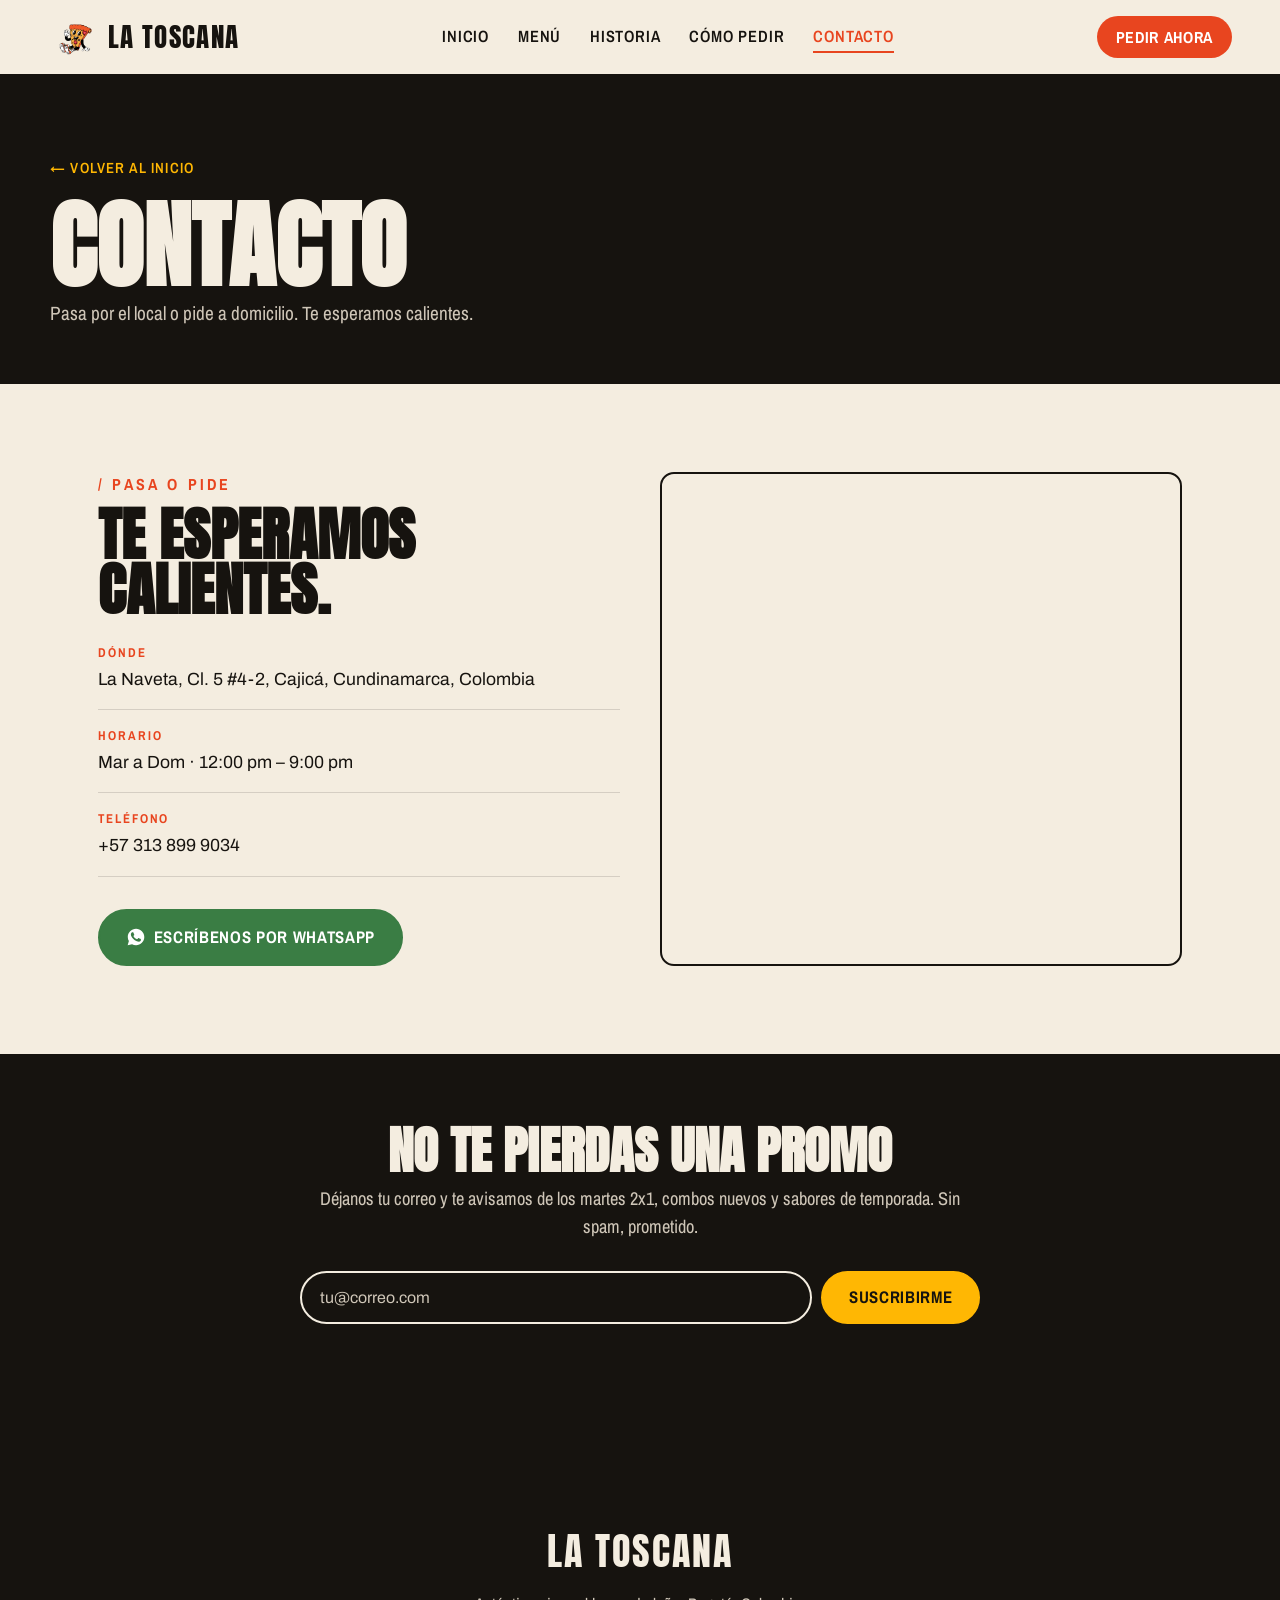
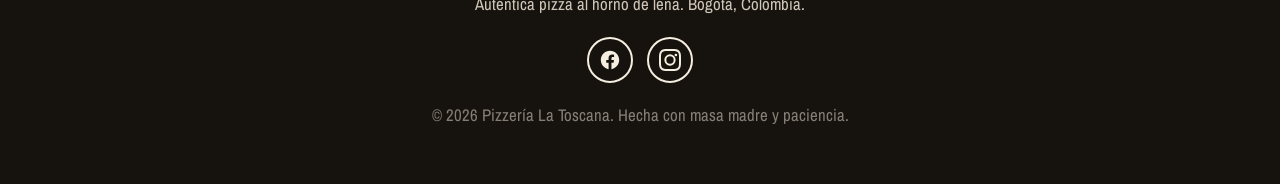
<file: contacto.html>
<!DOCTYPE html>
<html lang="es">
<head>
<meta charset="UTF-8">
<meta name="viewport" content="width=device-width, initial-scale=1.0">
<title>Contacto · Pizzería La Toscana</title>
<meta name="description" content="Visítanos o pide a domicilio. Pizzería La Toscana en Cajica, Cundinamarca. Horarios, teléfono, ubicación y newsletter.">
<link rel="preconnect" href="https://fonts.googleapis.com">
<link rel="preconnect" href="https://fonts.gstatic.com" crossorigin>
<link href="https://fonts.googleapis.com/css2?family=Anton&family=Archivo:wght@400;500;600;700;800&family=Archivo+Narrow:wght@500;600;700&display=swap" rel="stylesheet">
<link rel="stylesheet" href="styles.css">
</head>
<body>

<!-- ===== NAV ===== -->
<header class="nav" id="top">
  <a href="index.html" class="brand">
    <img class="brand__logo" src="img/logo.png" alt="Logo Pizzería La Toscana">
    LA TOSCANA
  </a>
  <nav class="nav__links" id="navLinks" aria-label="Navegación principal">
    <a href="index.html">Inicio</a>
    <a href="menu.html">Menú</a>
    <a href="historia.html">Historia</a>
    <a href="pedir.html">Cómo pedir</a>
    <a href="contacto.html" aria-current="page">Contacto</a>
  </nav>
  <button class="nav__toggle" aria-label="Abrir menú" aria-expanded="false" aria-controls="navLinks">
    <span></span><span></span><span></span>
  </button>
  <a href="https://wa.me/573138999034?text=Hola%20La%20Toscana,%20quiero%20pedir%20una%20pizza" class="nav__cta" target="_blank" rel="noopener">Pedir ahora</a>
</header>

<!-- ===== HERO DE PÁGINA ===== -->
<section class="menupage__hero">
  <div class="menupage__hero-inner">
    <a href="index.html" class="menupage__back">← Volver al inicio</a>
    <h1 class="menupage__title">Contacto</h1>
    <p class="menupage__sub">Pasa por el local o pide a domicilio. Te esperamos calientes.</p>
  </div>
</section>

<!-- ===== CONTACTO ===== -->
<section class="contacto" id="contacto">
  <div class="contacto__inner">
    <div class="contacto__info" data-reveal="left">
      <p class="section-head__eyebrow">/ Pasa o pide</p>
      <h2 class="contacto__title">Te esperamos calientes.</h2>
      <ul class="contacto__list">
        <li><span class="contacto__label">Dónde</span> La Naveta, Cl. 5 #4-2, Cajicá, Cundinamarca, Colombia</li>
        <li><span class="contacto__label">Horario</span> Mar a Dom · 12:00 pm – 9:00 pm</li>
        <li><span class="contacto__label">Teléfono</span> +57 313 899 9034</li>
       
      </ul>
      <a href="https://wa.me/573138999034?text=Hola%20La%20Toscana,%20quiero%20pedir%20una%20pizza" class="btn btn--whatsapp" target="_blank" rel="noopener">
        <svg viewBox="0 0 24 24" width="20" height="20" fill="currentColor" aria-hidden="true"><path d="M12.04 2C6.58 2 2.13 6.45 2.13 11.91c0 1.75.46 3.45 1.32 4.95L2 22l5.25-1.38a9.9 9.9 0 0 0 4.79 1.22h.01c5.46 0 9.91-4.45 9.91-9.91C21.96 6.45 17.5 2 12.04 2Zm5.8 14.14c-.25.7-1.44 1.33-1.98 1.41-.53.08-1.18.11-1.9-.12-.44-.14-1-.33-1.72-.64-3.03-1.31-5-4.35-5.16-4.56-.15-.2-1.23-1.63-1.23-3.11s.78-2.21 1.06-2.51c.27-.3.6-.38.8-.38.2 0 .4.002.57.01.18.008.43-.07.67.51.25.6.84 2.07.91 2.22.07.15.12.33.02.53-.1.2-.15.32-.3.5-.15.18-.31.39-.44.53-.15.15-.3.31-.13.6.17.3.76 1.25 1.63 2.02 1.12.99 2.06 1.3 2.36 1.45.3.15.47.13.64-.08.18-.2.74-.86.94-1.16.2-.3.4-.25.67-.15.27.1 1.72.81 2.02.96.3.15.5.22.57.35.07.12.07.72-.18 1.42Z"/></svg>
        Escríbenos por WhatsApp
      </a>
    </div>
    <div class="contacto__map" data-reveal="right">
      <iframe
        title="Ubicación de Pizzería La Toscana en Google Maps"
        src="https://www.google.com/maps?q=Pizzer%C3%ADa+Toscana&ll=4.9202097,-74.024711&z=16&output=embed"
        loading="lazy"
        referrerpolicy="no-referrer-when-downgrade"
        allowfullscreen></iframe>
    </div>
  </div>
</section>

<!-- ===== NEWSLETTER ===== -->
<section class="newsletter">
  <div class="newsletter__inner" data-reveal="scale" data-newsletter>
    <h2>No te pierdas una promo</h2>
    <p>Déjanos tu correo y te avisamos de los martes 2x1, combos nuevos y sabores de temporada. Sin spam, prometido.</p>
    <div class="newsletter__form">
      <input type="email" placeholder="tu@correo.com" aria-label="Tu correo electrónico">
      <button class="btn" type="button">Suscribirme</button>
    </div>
    <p class="newsletter__msg" role="status" aria-live="polite"></p>
  </div>
</section>

<!-- ===== FOOTER ===== -->
<footer class="footer">
  <span class="footer__brand">LA TOSCANA</span>
  <p>Auténtica pizza al horno de leña. Bogotá, Colombia.</p>
  <div class="footer__social">
    <a href="https://www.facebook.com/profile.php?id=100063441776169#" class="footer__social-btn" target="_blank" rel="noopener" aria-label="Facebook de Pizzería La Toscana">
      <svg viewBox="0 0 24 24" width="22" height="22" fill="currentColor" aria-hidden="true"><path d="M22 12.06C22 6.5 17.52 2 12 2S2 6.5 2 12.06c0 5 3.66 9.15 8.44 9.94v-7.03H7.9v-2.9h2.54V9.85c0-2.52 1.49-3.91 3.78-3.91 1.1 0 2.24.2 2.24.2v2.46h-1.26c-1.24 0-1.63.78-1.63 1.57v1.89h2.78l-.44 2.9h-2.34V22c4.78-.79 8.44-4.94 8.44-9.94Z"/></svg>
    </a>
    <a href="https://www.instagram.com/toscanacajica/" class="footer__social-btn" target="_blank" rel="noopener" aria-label="Instagram de Pizzería La Toscana">
      <svg viewBox="0 0 24 24" width="22" height="22" fill="currentColor" aria-hidden="true"><path d="M12 2.16c3.2 0 3.58.01 4.85.07 1.17.05 1.8.25 2.23.41.56.22.96.48 1.38.9.42.42.68.82.9 1.38.16.42.36 1.06.41 2.23.06 1.27.07 1.65.07 4.85s-.01 3.58-.07 4.85c-.05 1.17-.25 1.8-.41 2.23-.22.56-.48.96-.9 1.38-.42.42-.82.68-1.38.9-.42.16-1.06.36-2.23.41-1.27.06-1.65.07-4.85.07s-3.58-.01-4.85-.07c-1.17-.05-1.8-.25-2.23-.41-.56-.22-.96-.48-1.38-.9-.42-.42-.68-.82-.9-1.38-.16-.42-.36-1.06-.41-2.23-.06-1.27-.07-1.65-.07-4.85s.01-3.58.07-4.85c.05-1.17.25-1.8.41-2.23.22-.56.48-.96.9-1.38.42-.42.82-.68 1.38-.9.42-.16 1.06-.36 2.23-.41C8.42 2.17 8.8 2.16 12 2.16ZM12 0C8.74 0 8.33.01 7.05.07 5.78.13 4.9.33 4.14.63c-.79.3-1.46.72-2.12 1.38C1.36 2.67.94 3.34.63 4.14.33 4.9.13 5.78.07 7.05.01 8.33 0 8.74 0 12s.01 3.67.07 4.95c.06 1.27.26 2.15.56 2.91.3.8.72 1.47 1.38 2.13.66.66 1.33 1.08 2.12 1.38.76.3 1.64.5 2.91.56C8.33 23.99 8.74 24 12 24s3.67-.01 4.95-.07c1.27-.06 2.15-.26 2.91-.56.8-.3 1.47-.72 2.13-1.38.66-.66 1.08-1.33 1.38-2.13.3-.76.5-1.64.56-2.91.06-1.28.07-1.69.07-4.95s-.01-3.67-.07-4.95c-.06-1.27-.26-2.15-.56-2.91-.3-.8-.72-1.47-1.38-2.13C21.34 1.36 20.67.94 19.87.63 19.11.33 18.23.13 16.96.07 15.67.01 15.26 0 12 0Zm0 5.84A6.16 6.16 0 1 0 18.16 12 6.16 6.16 0 0 0 12 5.84ZM12 16a4 4 0 1 1 4-4 4 4 0 0 1-4 4Zm6.41-10.85a1.44 1.44 0 1 0 1.44 1.44 1.44 1.44 0 0 0-1.44-1.44Z"/></svg>
    </a>
  </div>
  <p class="footer__small">© <span id="year"></span> Pizzería La Toscana. Hecha con masa madre y paciencia.</p>
</footer>

<script src="shared.js"></script>
</body>
</html>
</file>
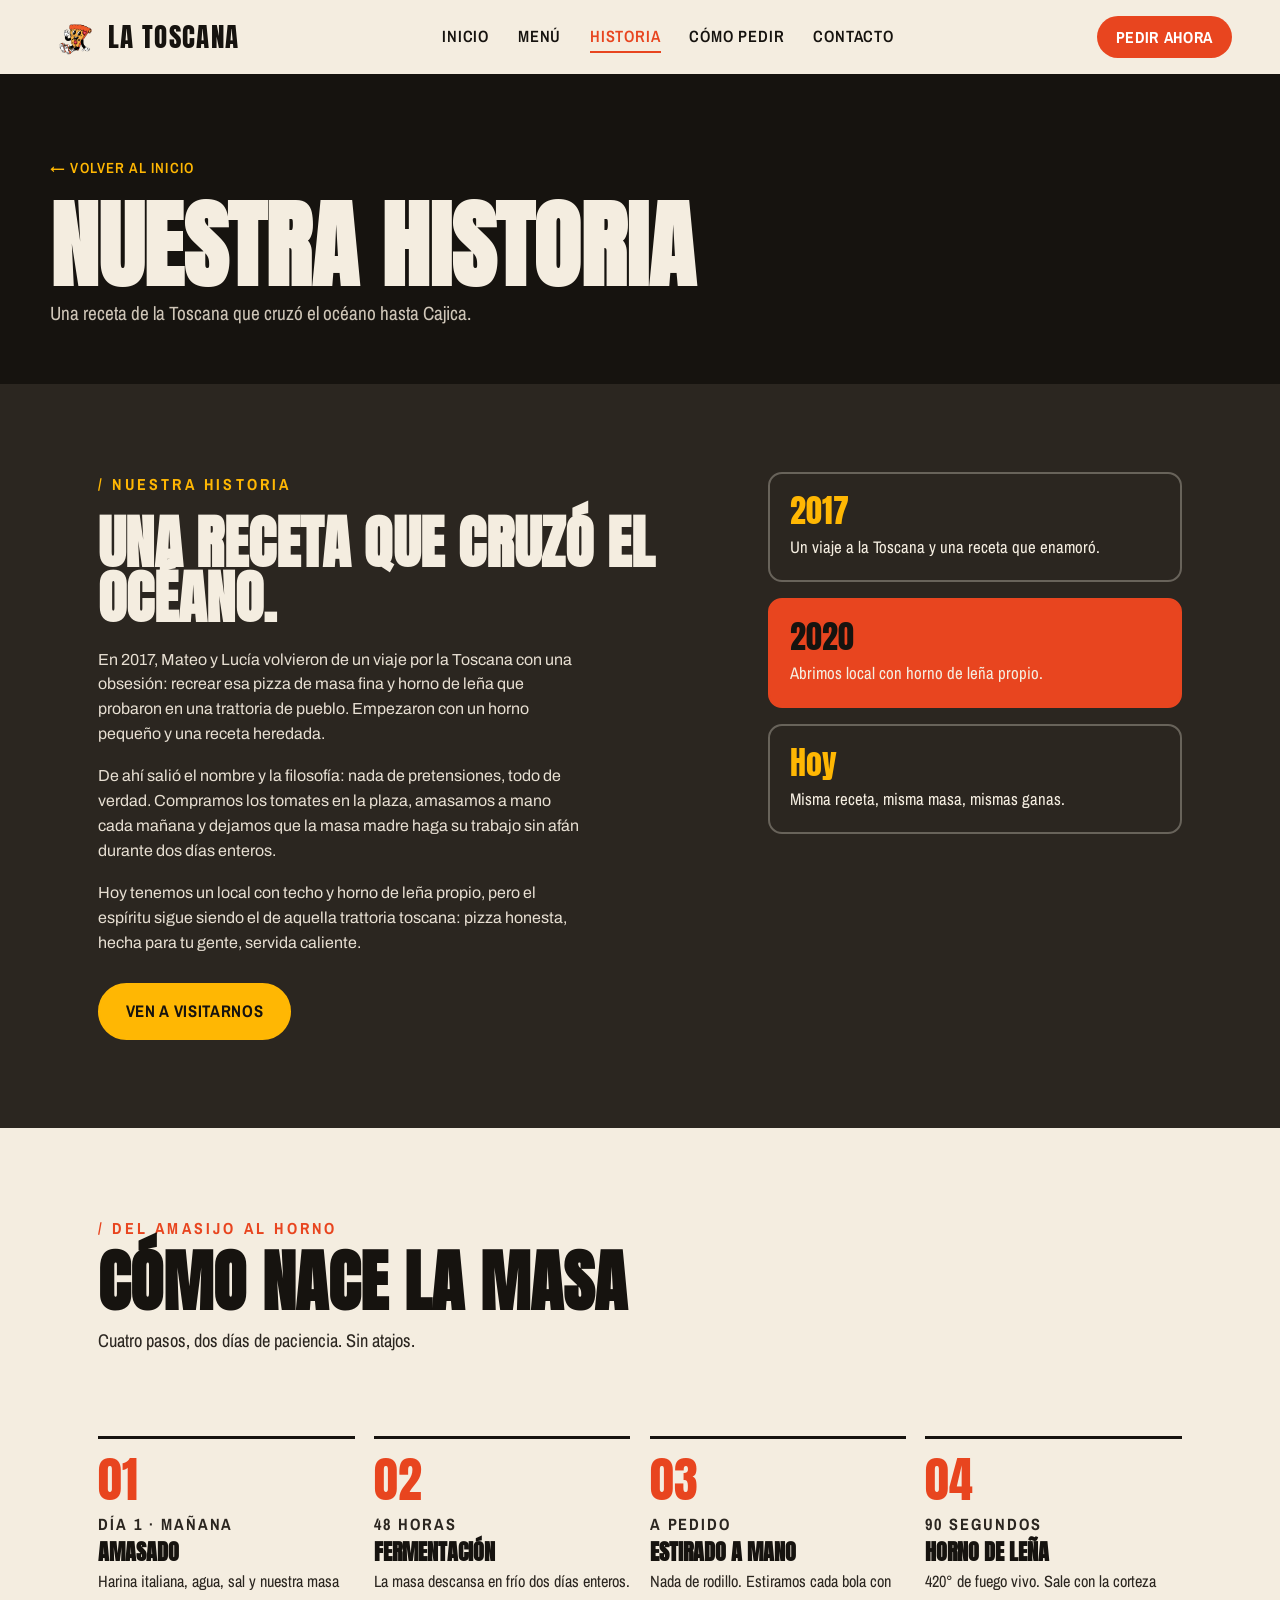
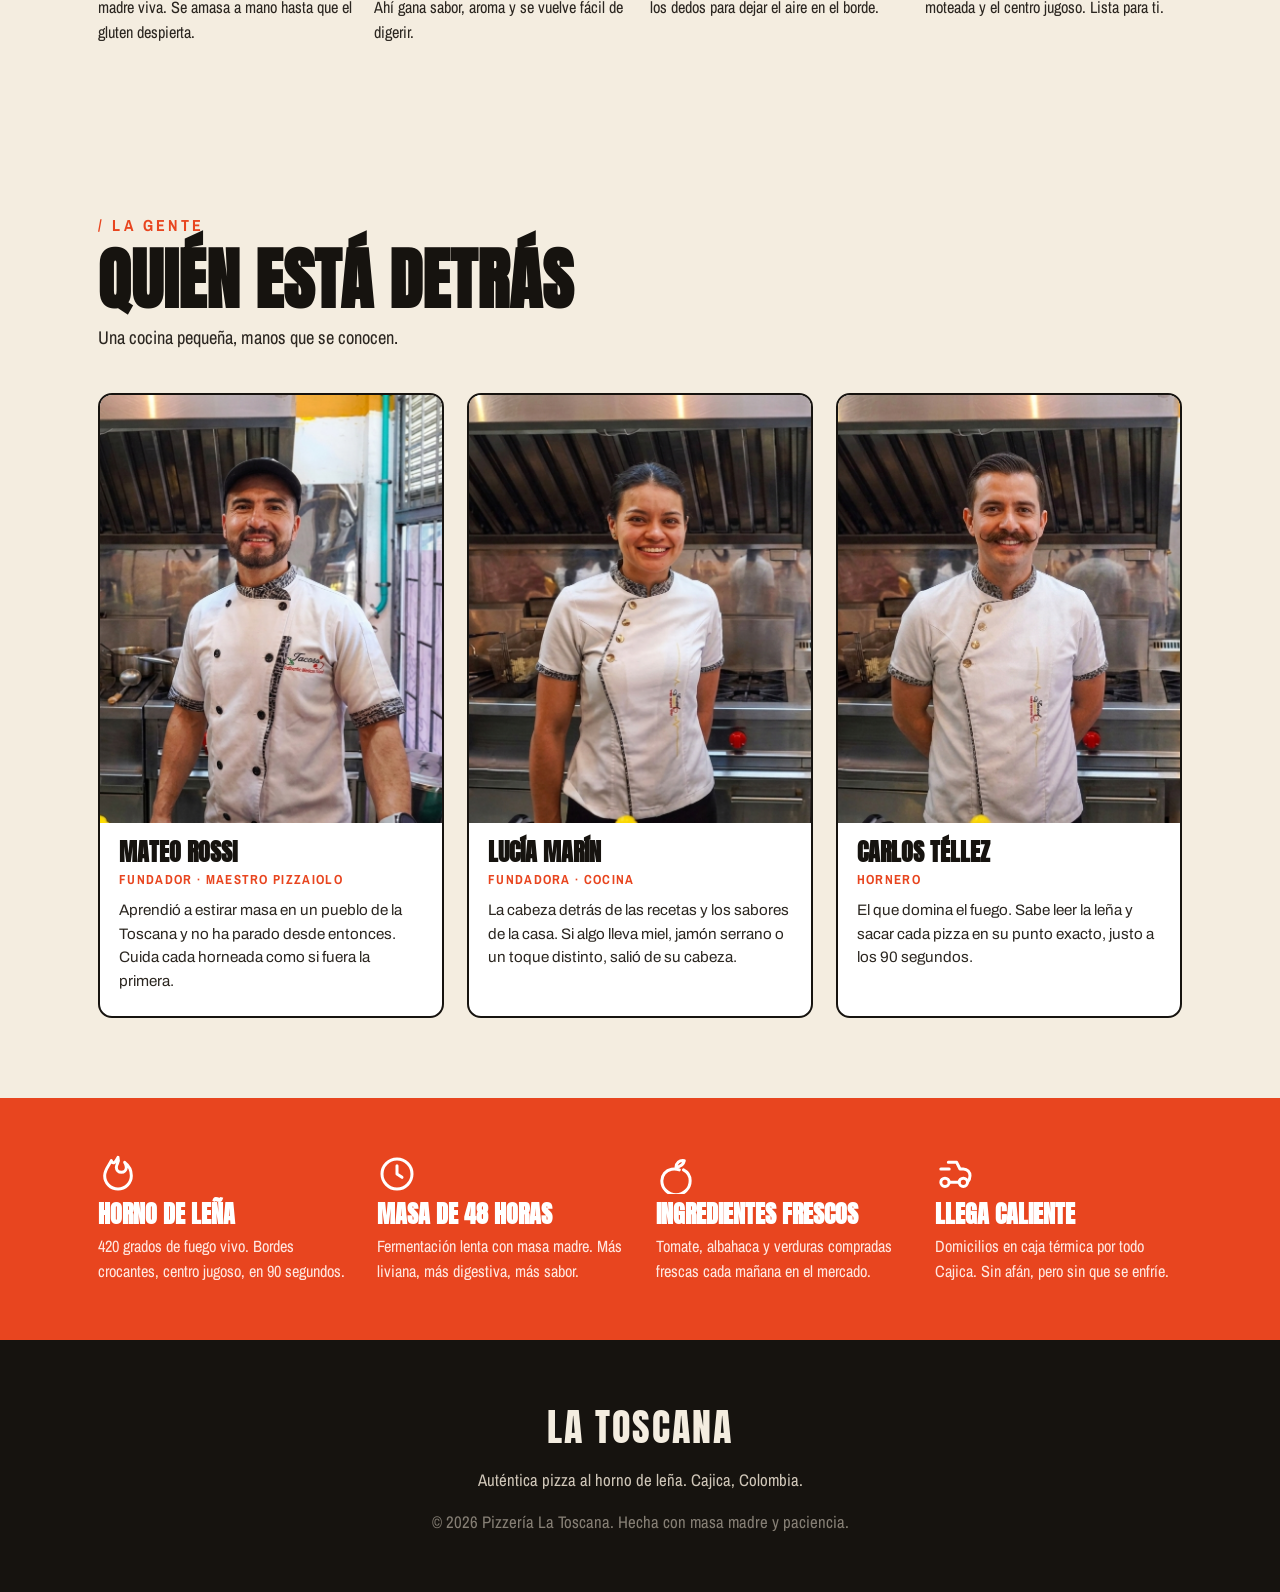
<file: historia.html>
<!DOCTYPE html>
<html lang="es">
<head>
<meta charset="UTF-8">
<meta name="viewport" content="width=device-width, initial-scale=1.0">
<title>Historia · Pizzería La Toscana</title>
<meta name="description" content="La historia de Pizzería La Toscana: una receta toscana de masa madre y horno de leña que cruzó el océano hasta Cajica.">
<link rel="preconnect" href="https://fonts.googleapis.com">
<link rel="preconnect" href="https://fonts.gstatic.com" crossorigin>
<link href="https://fonts.googleapis.com/css2?family=Anton&family=Archivo:wght@400;500;600;700;800&family=Archivo+Narrow:wght@500;600;700&display=swap" rel="stylesheet">
<link rel="stylesheet" href="styles.css">
</head>
<body>

<!-- ===== NAV ===== -->
<header class="nav" id="top">
  <a href="index.html" class="brand">
    <img class="brand__logo" src="img/logo.png" alt="Logo Pizzería La Toscana">
    LA TOSCANA
  </a>
  <nav class="nav__links" id="navLinks" aria-label="Navegación principal">
    <a href="index.html">Inicio</a>
    <a href="menu.html">Menú</a>
    <a href="historia.html" aria-current="page">Historia</a>
    <a href="pedir.html">Cómo pedir</a>
    <a href="contacto.html">Contacto</a>
  </nav>
  <button class="nav__toggle" aria-label="Abrir menú" aria-expanded="false" aria-controls="navLinks">
    <span></span><span></span><span></span>
  </button>
  <a href="https://wa.me/573138999034?text=Hola%20La%20Toscana,%20quiero%20pedir%20una%20pizza" class="nav__cta" target="_blank" rel="noopener">Pedir ahora</a>
</header>

<!-- ===== HERO DE PÁGINA ===== -->
<section class="menupage__hero">
  <div class="menupage__hero-inner">
    <a href="index.html" class="menupage__back">← Volver al inicio</a>
    <h1 class="menupage__title">Nuestra historia</h1>
    <p class="menupage__sub">Una receta de la Toscana que cruzó el océano hasta Cajica.</p>
  </div>
</section>

<!-- ===== HISTORIA ===== -->
<section class="historia" id="historia">
  <div class="historia__inner">
    <div class="historia__copy" data-reveal="left">
      <p class="section-head__eyebrow">/ Nuestra historia</p>
      <h2 class="historia__title">Una receta que cruzó el océano.</h2>
      <p>En 2017, Mateo y Lucía volvieron de un viaje por la Toscana con una obsesión: recrear esa pizza de masa fina y horno de leña que probaron en una trattoria de pueblo. Empezaron con un horno pequeño y una receta heredada.</p>
      <p>De ahí salió el nombre y la filosofía: nada de pretensiones, todo de verdad. Compramos los tomates en la plaza, amasamos a mano cada mañana y dejamos que la masa madre haga su trabajo sin afán durante dos días enteros.</p>
      <p>Hoy tenemos un local con techo y horno de leña propio, pero el espíritu sigue siendo el de aquella trattoria toscana: pizza honesta, hecha para tu gente, servida caliente.</p>
      <a href="contacto.html" class="btn btn--solid">Ven a visitarnos</a>
    </div>
    <div class="historia__meta" data-reveal="right">
      <div class="historia__card">
        <span class="historia__year">2017</span>
        <p>Un viaje a la Toscana y una receta que enamoró.</p>
      </div>
      <div class="historia__card historia__card--accent">
        <span class="historia__year">2020</span>
        <p>Abrimos local con horno de leña propio.</p>
      </div>
      <div class="historia__card">
        <span class="historia__year">Hoy</span>
        <p>Misma receta, misma masa, mismas ganas.</p>
      </div>
    </div>
  </div>
</section>

<!-- ===== PROCESO DE LA MASA ===== -->
<section class="proceso">
  <div class="section-head" data-reveal>
    <p class="section-head__eyebrow">/ Del amasijo al horno</p>
    <h2 class="section-head__title">Cómo nace la masa</h2>
    <p class="section-head__sub">Cuatro pasos, dos días de paciencia. Sin atajos.</p>
  </div>
  <div class="proceso__inner">
    <div class="proceso__grid">
      <div class="paso" data-reveal data-reveal-delay="0">
        <span class="paso__num">01</span>
        <p class="paso__time">Día 1 · mañana</p>
        <h3>Amasado</h3>
        <p>Harina italiana, agua, sal y nuestra masa madre viva. Se amasa a mano hasta que el gluten despierta.</p>
      </div>
      <div class="paso" data-reveal data-reveal-delay="100">
        <span class="paso__num">02</span>
        <p class="paso__time">48 horas</p>
        <h3>Fermentación</h3>
        <p>La masa descansa en frío dos días enteros. Ahí gana sabor, aroma y se vuelve fácil de digerir.</p>
      </div>
      <div class="paso" data-reveal data-reveal-delay="200">
        <span class="paso__num">03</span>
        <p class="paso__time">A pedido</p>
        <h3>Estirado a mano</h3>
        <p>Nada de rodillo. Estiramos cada bola con los dedos para dejar el aire en el borde.</p>
      </div>
      <div class="paso" data-reveal data-reveal-delay="300">
        <span class="paso__num">04</span>
        <p class="paso__time">90 segundos</p>
        <h3>Horno de leña</h3>
        <p>420° de fuego vivo. Sale con la corteza moteada y el centro jugoso. Lista para ti.</p>
      </div>
    </div>
  </div>
</section>

<!-- ===== EQUIPO / CHEF ===== -->
<section class="equipo">
  <div class="section-head" data-reveal>
    <p class="section-head__eyebrow">/ La gente</p>
    <h2 class="section-head__title">Quién está detrás</h2>
    <p class="section-head__sub">Una cocina pequeña, manos que se conocen.</p>
  </div>
  <div class="equipo__inner">
    <div class="equipo__grid">
      <article class="miembro" data-reveal data-reveal-delay="0">
        <div class="miembro__img" style="background-image:url('img/chef1.png')"></div>
        <div class="miembro__body">
          <h3 class="miembro__name">Mateo Rossi</h3>
          <p class="miembro__role">Fundador · Maestro pizzaiolo</p>
          <p class="miembro__bio">Aprendió a estirar masa en un pueblo de la Toscana y no ha parado desde entonces. Cuida cada horneada como si fuera la primera.</p>
        </div>
      </article>
      <article class="miembro" data-reveal data-reveal-delay="100">
        <div class="miembro__img" style="background-image:url('img/chef2.png')"></div>
        <div class="miembro__body">
          <h3 class="miembro__name">Lucía Marín</h3>
          <p class="miembro__role">Fundadora · Cocina</p>
          <p class="miembro__bio">La cabeza detrás de las recetas y los sabores de la casa. Si algo lleva miel, jamón serrano o un toque distinto, salió de su cabeza.</p>
        </div>
      </article>
      <article class="miembro" data-reveal data-reveal-delay="200">
        <div class="miembro__img" style="background-image:url('img/chef3.png')"></div>
        <div class="miembro__body">
          <h3 class="miembro__name">Carlos Téllez</h3>
          <p class="miembro__role">Hornero</p>
          <p class="miembro__bio">El que domina el fuego. Sabe leer la leña y sacar cada pizza en su punto exacto, justo a los 90 segundos.</p>
        </div>
      </article>
    </div>
  </div>
</section>

<!-- ===== POR QUÉ LA TOSCANA (franja) ===== -->
<section class="franja">
  <div class="franja__inner">
    <div class="franja__item" data-reveal data-reveal-delay="0">
      <span class="franja__icon" aria-hidden="true">
        <svg viewBox="0 0 24 24" fill="none" stroke="currentColor" stroke-width="1.8" stroke-linecap="round" stroke-linejoin="round"><path d="M12 2c1 3-1 4-1 6a3 3 0 0 0 6 0c0-1-.3-2-1-3 2 1.5 4 4.5 4 8a8 8 0 0 1-16 0c0-3.5 2.5-6 4-9 .5 2 2 2 4-2Z"/></svg>
      </span>
      <h3>Horno de leña</h3>
      <p>420 grados de fuego vivo. Bordes crocantes, centro jugoso, en 90 segundos.</p>
    </div>
    <div class="franja__item" data-reveal data-reveal-delay="80">
      <span class="franja__icon" aria-hidden="true">
        <svg viewBox="0 0 24 24" fill="none" stroke="currentColor" stroke-width="1.8" stroke-linecap="round" stroke-linejoin="round"><circle cx="12" cy="12" r="9"/><path d="M12 7v5l3 2"/></svg>
      </span>
      <h3>Masa de 48 horas</h3>
      <p>Fermentación lenta con masa madre. Más liviana, más digestiva, más sabor.</p>
    </div>
    <div class="franja__item" data-reveal data-reveal-delay="160">
      <span class="franja__icon" aria-hidden="true">
        <svg viewBox="0 0 24 24" fill="none" stroke="currentColor" stroke-width="1.8" stroke-linecap="round" stroke-linejoin="round"><path d="M12 8c0-2.5 2-4.5 5-4-.5 2-2 3.2-3.6 3.7"/><path d="M16.5 9.5C19 10.8 20.5 13.4 20.5 16a8.5 8.5 0 0 1-17 0c0-3.4 2.4-6.3 5.8-6.9 1.7-.3 3.4-.1 4.7.4"/></svg>
      </span>
      <h3>Ingredientes frescos</h3>
      <p>Tomate, albahaca y verduras compradas frescas cada mañana en el mercado.</p>
    </div>
    <div class="franja__item" data-reveal data-reveal-delay="240">
      <span class="franja__icon" aria-hidden="true">
        <svg viewBox="0 0 24 24" fill="none" stroke="currentColor" stroke-width="1.8" stroke-linecap="round" stroke-linejoin="round"><circle cx="6" cy="17" r="2.5"/><circle cx="17" cy="17" r="2.5"/><path d="M8.5 17h6M19.5 17c.8-1 1.5-2.4 1.5-4 0-2-1.5-4-4-4h-2l-2-4H8"/><path d="M3.5 9h5"/></svg>
      </span>
      <h3>Llega caliente</h3>
      <p>Domicilios en caja térmica por todo Cajica. Sin afán, pero sin que se enfríe.</p>
    </div>
  </div>
</section>

<!-- ===== RESEÑAS ===== -->


<!-- ===== FOOTER ===== -->
<footer class="footer">
  <span class="footer__brand">LA TOSCANA</span>
  <p>Auténtica pizza al horno de leña. Cajica, Colombia.</p>
  <p class="footer__small">© <span id="year"></span> Pizzería La Toscana. Hecha con masa madre y paciencia.</p>
</footer>

<script src="shared.js"></script>
</body>
</html>
</file>
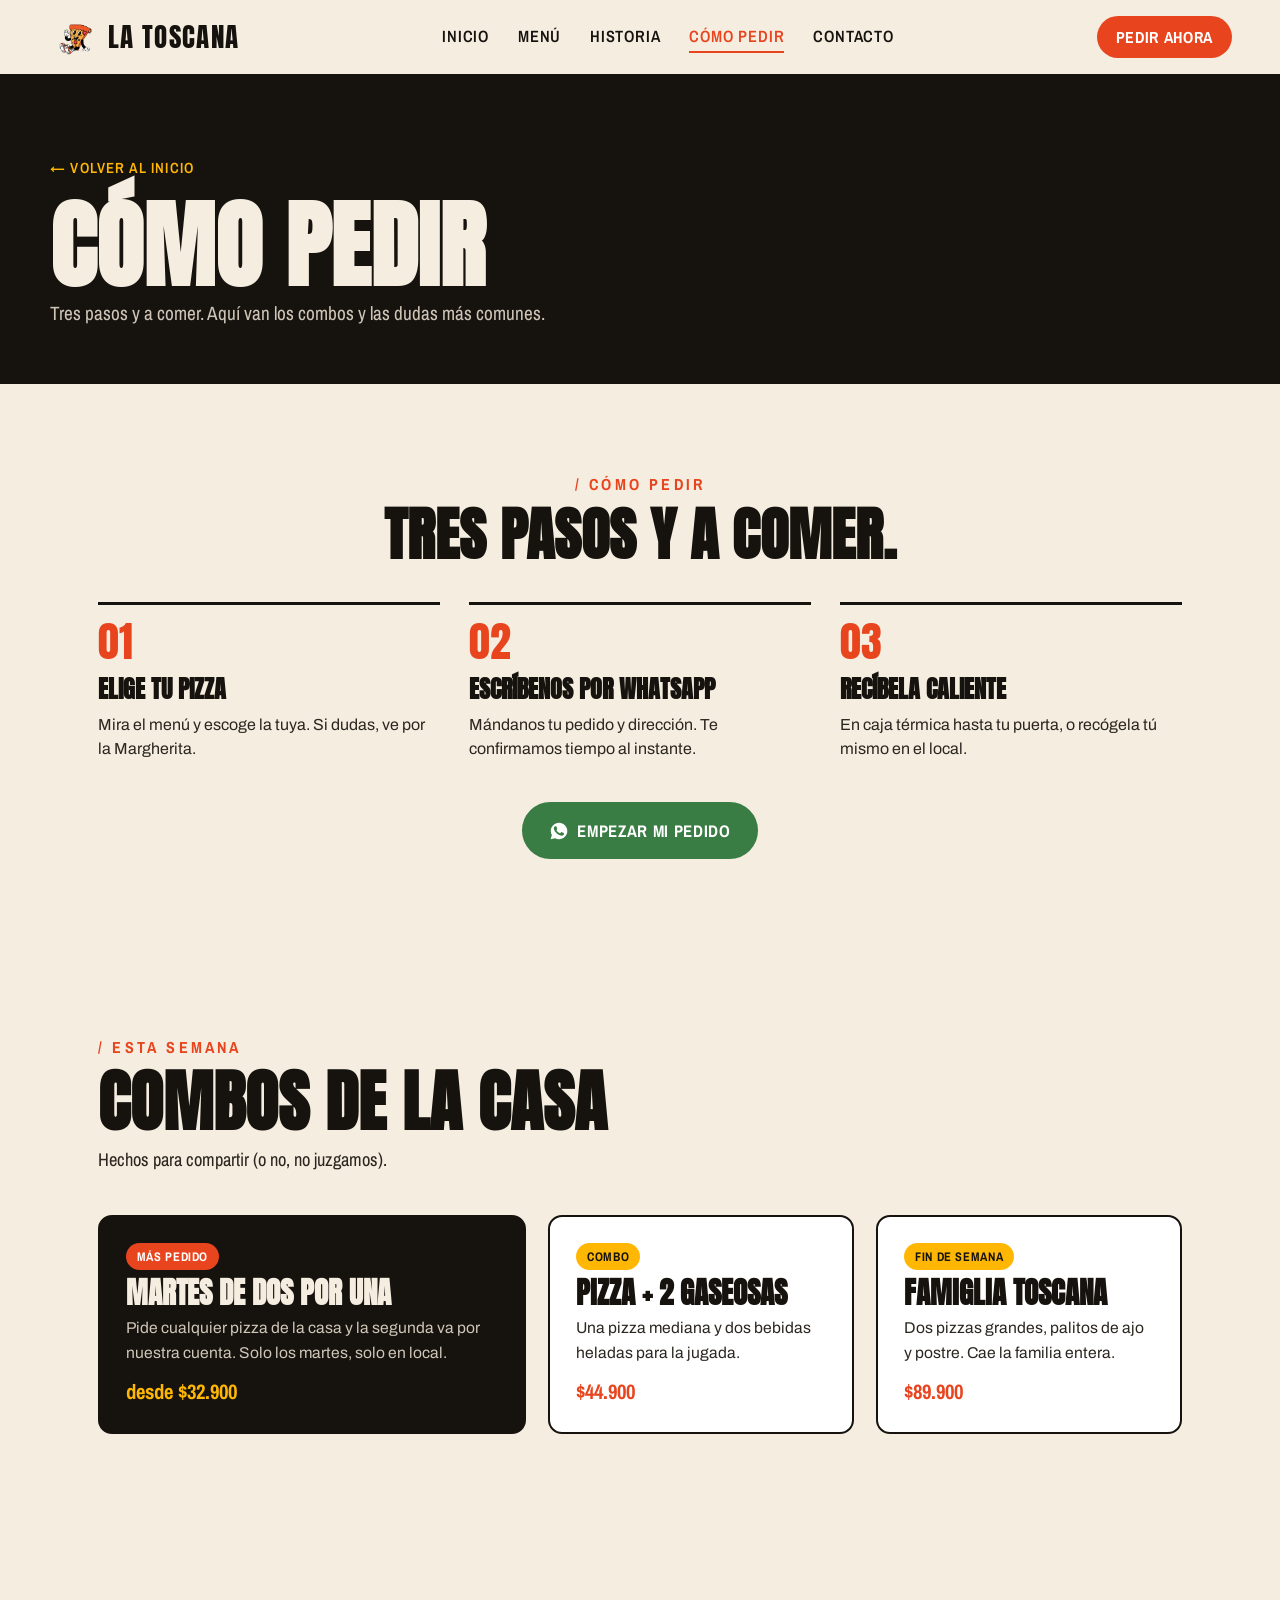
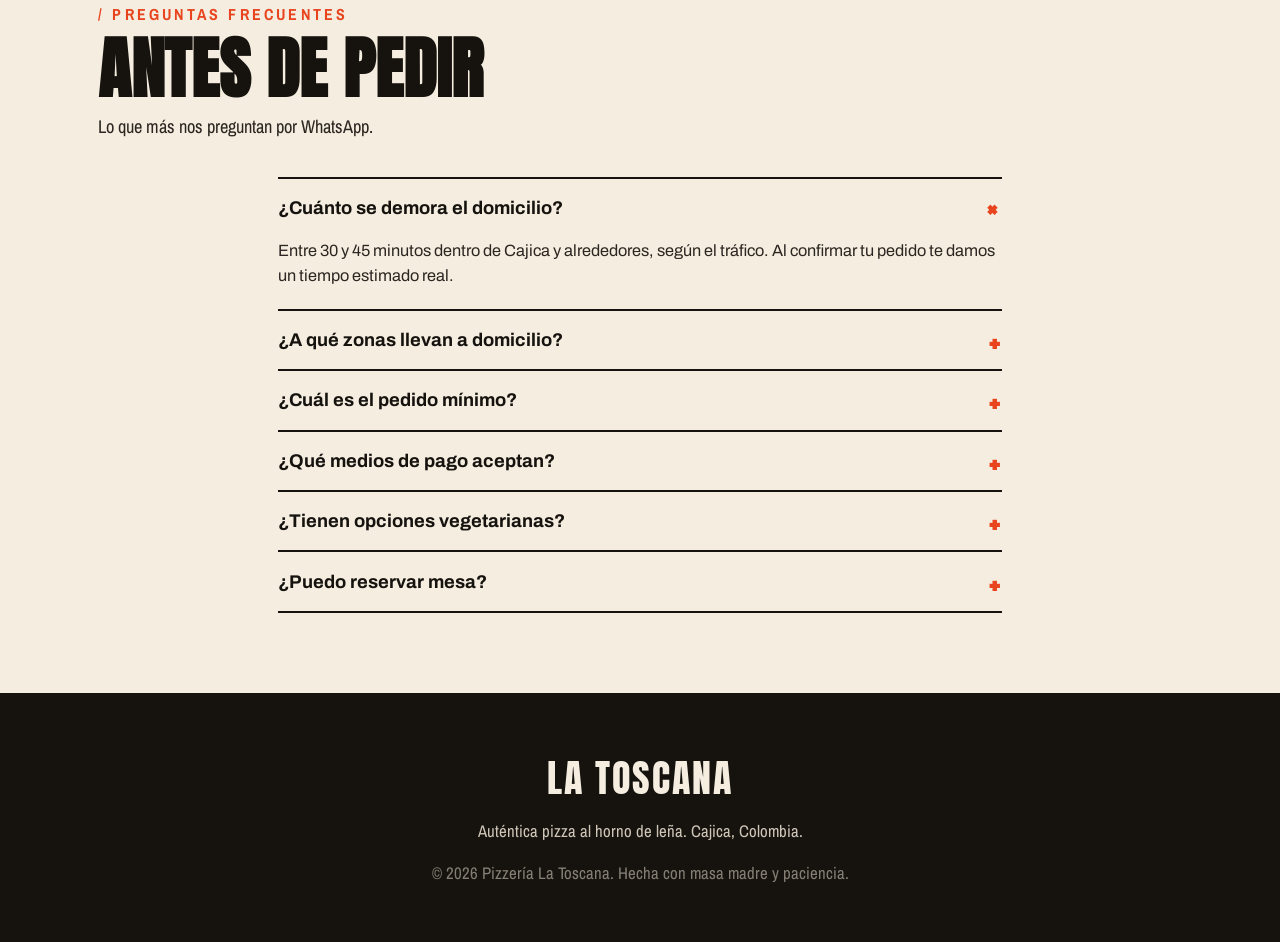
<file: pedir.html>
<!DOCTYPE html>
<html lang="es">
<head>
<meta charset="UTF-8">
<meta name="viewport" content="width=device-width, initial-scale=1.0">
<title>Cómo pedir · Pizzería La Toscana</title>
<meta name="description" content="Pide tu pizza en La Toscana en tres pasos por WhatsApp. Combos de la casa y preguntas frecuentes sobre domicilios y tiempos.">
<link rel="preconnect" href="https://fonts.googleapis.com">
<link rel="preconnect" href="https://fonts.gstatic.com" crossorigin>
<link href="https://fonts.googleapis.com/css2?family=Anton&family=Archivo:wght@400;500;600;700;800&family=Archivo+Narrow:wght@500;600;700&display=swap" rel="stylesheet">
<link rel="stylesheet" href="styles.css">
</head>
<body>

<!-- ===== NAV ===== -->
<header class="nav" id="top">
  <a href="index.html" class="brand">
    <img class="brand__logo" src="img/logo.png" alt="Logo Pizzería La Toscana">
    LA TOSCANA
  </a>
  <nav class="nav__links" id="navLinks" aria-label="Navegación principal">
    <a href="index.html">Inicio</a>
    <a href="menu.html">Menú</a>
    <a href="historia.html">Historia</a>
    <a href="pedir.html" aria-current="page">Cómo pedir</a>
    <a href="contacto.html">Contacto</a>
  </nav>
  <button class="nav__toggle" aria-label="Abrir menú" aria-expanded="false" aria-controls="navLinks">
    <span></span><span></span><span></span>
  </button>
  <a href="https://wa.me/573138999034?text=Hola%20La%20Toscana,%20quiero%20pedir%20una%20pizza" class="nav__cta" target="_blank" rel="noopener">Pedir ahora</a>
</header>

<!-- ===== HERO DE PÁGINA ===== -->
<section class="menupage__hero">
  <div class="menupage__hero-inner">
    <a href="index.html" class="menupage__back">← Volver al inicio</a>
    <h1 class="menupage__title">Cómo pedir</h1>
    <p class="menupage__sub">Tres pasos y a comer. Aquí van los combos y las dudas más comunes.</p>
  </div>
</section>

<!-- ===== DOMICILIOS / CÓMO PEDIR ===== -->
<section class="pedir" id="pedir">
  <div class="pedir__inner">
    <div class="pedir__head" data-reveal>
      <p class="section-head__eyebrow">/ Cómo pedir</p>
      <h2 class="pedir__title">Tres pasos y a comer.</h2>
    </div>
    <ol class="pedir__steps">
      <li data-reveal data-reveal-delay="0">
        <span class="pedir__num">01</span>
        <h3>Elige tu pizza</h3>
        <p>Mira el menú y escoge la tuya. Si dudas, ve por la Margherita.</p>
      </li>
      <li data-reveal data-reveal-delay="100">
        <span class="pedir__num">02</span>
        <h3>Escríbenos por WhatsApp</h3>
        <p>Mándanos tu pedido y dirección. Te confirmamos tiempo al instante.</p>
      </li>
      <li data-reveal data-reveal-delay="200">
        <span class="pedir__num">03</span>
        <h3>Recíbela caliente</h3>
        <p>En caja térmica hasta tu puerta, o recógela tú mismo en el local.</p>
      </li>
    </ol>
    <a href="https://wa.me/573138999034?text=Hola%20La%20Toscana,%20quiero%20pedir%20una%20pizza" class="btn btn--whatsapp" target="_blank" rel="noopener">
      <svg viewBox="0 0 24 24" width="20" height="20" fill="currentColor" aria-hidden="true"><path d="M12.04 2C6.58 2 2.13 6.45 2.13 11.91c0 1.75.46 3.45 1.32 4.95L2 22l5.25-1.38a9.9 9.9 0 0 0 4.79 1.22h.01c5.46 0 9.91-4.45 9.91-9.91C21.96 6.45 17.5 2 12.04 2Zm5.8 14.14c-.25.7-1.44 1.33-1.98 1.41-.53.08-1.18.11-1.9-.12-.44-.14-1-.33-1.72-.64-3.03-1.31-5-4.35-5.16-4.56-.15-.2-1.23-1.63-1.23-3.11s.78-2.21 1.06-2.51c.27-.3.6-.38.8-.38.2 0 .4.002.57.01.18.008.43-.07.67.51.25.6.84 2.07.91 2.22.07.15.12.33.02.53-.1.2-.15.32-.3.5-.15.18-.31.39-.44.53-.15.15-.3.31-.13.6.17.3.76 1.25 1.63 2.02 1.12.99 2.06 1.3 2.36 1.45.3.15.47.13.64-.08.18-.2.74-.86.94-1.16.2-.3.4-.25.67-.15.27.1 1.72.81 2.02.96.3.15.5.22.57.35.07.12.07.72-.18 1.42Z"/></svg>
      Empezar mi pedido
    </a>
  </div>
</section>

<!-- ===== PROMOCIONES ===== -->
<section class="promos" id="promos">
  <div class="section-head" data-reveal>
    <p class="section-head__eyebrow">/ Esta semana</p>
    <h2 class="section-head__title">Combos de la casa</h2>
    <p class="section-head__sub">Hechos para compartir (o no, no juzgamos).</p>
  </div>
  <div class="promos__grid">
    <article class="promo promo--big" data-reveal data-reveal-delay="0">
      <span class="promo__badge">Más pedido</span>
      <h3>Martes de dos por una</h3>
      <p>Pide cualquier pizza de la casa y la segunda va por nuestra cuenta. Solo los martes, solo en local.</p>
      <span class="promo__price">desde $32.900</span>
    </article>
    <article class="promo" data-reveal data-reveal-delay="100">
      <span class="promo__badge promo__badge--yema">Combo</span>
      <h3>Pizza + 2 gaseosas</h3>
      <p>Una pizza mediana y dos bebidas heladas para la jugada.</p>
      <span class="promo__price">$44.900</span>
    </article>
    <article class="promo" data-reveal data-reveal-delay="200">
      <span class="promo__badge promo__badge--yema">Fin de semana</span>
      <h3>Famiglia Toscana</h3>
      <p>Dos pizzas grandes, palitos de ajo y postre. Cae la familia entera.</p>
      <span class="promo__price">$89.900</span>
    </article>
  </div>
</section>

<!-- ===== FAQ ===== -->
<section class="faq" id="faq">
  <div class="section-head" data-reveal>
    <p class="section-head__eyebrow">/ Preguntas frecuentes</p>
    <h2 class="section-head__title">Antes de pedir</h2>
    <p class="section-head__sub">Lo que más nos preguntan por WhatsApp.</p>
  </div>
  <div class="faq__inner">
    <div class="faq__list" data-reveal>
      <div class="faq__item is-open">
        <button class="faq__q" aria-expanded="true">¿Cuánto se demora el domicilio?</button>
        <div class="faq__a"><p>Entre 30 y 45 minutos dentro de Cajica y alrededores, según el tráfico. Al confirmar tu pedido te damos un tiempo estimado real.</p></div>
      </div>
      <div class="faq__item">
        <button class="faq__q" aria-expanded="false">¿A qué zonas llevan a domicilio?</button>
        <div class="faq__a"><p>Cubrimos Cajica y sectores cercanos. Si no estás seguro, escríbenos tu dirección por WhatsApp y te confirmamos al momento.</p></div>
      </div>
      <div class="faq__item">
        <button class="faq__q" aria-expanded="false">¿Cuál es el pedido mínimo?</button>
        <div class="faq__a"><p>No tenemos pedido mínimo para recoger en el local. Para domicilio, el mínimo es una pizza de la casa.</p></div>
      </div>
      <div class="faq__item">
        <button class="faq__q" aria-expanded="false">¿Qué medios de pago aceptan?</button>
        <div class="faq__a"><p>Efectivo, tarjeta y transferencias por Nequi, Daviplata y Bancolombia. Al confirmar el pedido te pasamos los datos.</p></div>
      </div>
      <div class="faq__item">
        <button class="faq__q" aria-expanded="false">¿Tienen opciones vegetarianas?</button>
        <div class="faq__a"><p>Sí. La pizza Huerta es vegetariana, y varias entradas y bebidas también. Búscalas con la etiqueta «Veggie» en el menú.</p></div>
      </div>
      <div class="faq__item">
        <button class="faq__q" aria-expanded="false">¿Puedo reservar mesa?</button>
        <div class="faq__a"><p>Para grupos grandes, sí. Escríbenos por WhatsApp con la fecha, la hora y el número de personas y lo organizamos.</p></div>
      </div>
    </div>
  </div>
</section>

<!-- ===== FOOTER ===== -->
<footer class="footer">
  <span class="footer__brand">LA TOSCANA</span>
  <p>Auténtica pizza al horno de leña. Cajica, Colombia.</p>
  <p class="footer__small">© <span id="year"></span> Pizzería La Toscana. Hecha con masa madre y paciencia.</p>
</footer>

<script src="shared.js"></script>
</body>
</html>
</file>
<file: styles.css>
/* ===================================================================
   PIZZERÍA LA TOSCANA · Auténtica pizza al horno de leña
   Paleta: esmalte industrial + brasa de horno
   ------------------------------------------------------------------- */
:root{
  --ink:        #16130f;   /* casi negro, tostado */
  --paper:      #f4ede0;   /* crema masa */
  --brasa:      #e8451f;   /* rojo brasa / esmalte */
  --yema:       #ffb703;   /* amarillo yema */
  --verde:      #3a7d44;   /* albahaca */
  --humo:       #2b2620;   /* gris humo */
  --line:       rgba(22,19,15,.14);

  --display: "Anton", system-ui, sans-serif;
  --cond:    "Archivo Narrow", sans-serif;
  --body:    "Archivo", system-ui, sans-serif;

  --maxw: 1180px;
  --r:    14px;
}

*{box-sizing:border-box;margin:0;padding:0}
html{scroll-behavior:smooth}
body{
  font-family:var(--body);
  background:var(--paper);
  color:var(--ink);
  line-height:1.55;
  -webkit-font-smoothing:antialiased;
}
img{display:block;max-width:100%}
a{color:inherit;text-decoration:none}

/* ===== Botones ===== */
.btn{
  display:inline-flex;align-items:center;gap:.5rem;
  font-family:var(--cond);font-weight:700;font-size:1.05rem;
  letter-spacing:.04em;text-transform:uppercase;
  padding:.85rem 1.6rem;border-radius:100px;border:2px solid var(--ink);
  cursor:pointer;transition:transform .15s ease, background .2s ease, color .2s ease;
}
.btn:hover{transform:translateY(-2px)}
.btn--solid{background:var(--ink);color:var(--paper)}
.btn--solid:hover{background:var(--brasa);border-color:var(--brasa)}
.btn--ghost{background:transparent;color:var(--ink)}
.btn--ghost:hover{background:var(--ink);color:var(--paper)}
.btn--whatsapp{background:var(--verde);color:#fff;border-color:var(--verde)}
.btn--whatsapp:hover{background:#2f6638;border-color:#2f6638}
.btn--sm{padding:.6rem 1.1rem;font-size:.92rem}

/* ===== Nav ===== */
.nav{
  position:sticky;top:0;z-index:50;
  display:flex;align-items:center;justify-content:space-between;
  gap:1.5rem;padding:1rem clamp(1.2rem,4vw,3rem);
  background:var(--paper);border-bottom:2px solid var(--ink);
}
.brand{
  font-family:var(--display);font-size:1.7rem;letter-spacing:.05em;
  display:flex;align-items:center;gap:.5rem;
}
.brand__logo{height:42px;width:auto;display:block}
.brand__mark{color:var(--brasa);font-size:.9rem;transform:translateY(-2px)}
.nav__links{display:flex;gap:1.8rem;font-family:var(--cond);
  font-weight:600;text-transform:uppercase;letter-spacing:.05em;font-size:1.02rem}
.nav__links a{position:relative;padding-bottom:2px}
.nav__links a::after{content:"";position:absolute;left:0;bottom:-2px;width:0;height:2px;
  background:var(--brasa);transition:width .2s ease}
.nav__links a:hover::after{width:100%}
.nav__cta{
  font-family:var(--cond);font-weight:700;text-transform:uppercase;letter-spacing:.04em;
  background:var(--brasa);color:#fff;padding:.55rem 1.2rem;border-radius:100px;
  transition:transform .15s ease}
.nav__cta:hover{transform:translateY(-2px)}

/* ===== Botón hamburguesa (oculto en escritorio) ===== */
.nav__toggle{
  display:none;
  flex-direction:column;justify-content:center;gap:5px;
  width:44px;height:44px;padding:0;
  background:transparent;border:2px solid var(--ink);border-radius:10px;
  cursor:pointer;flex-shrink:0;
}
.nav__toggle span{
  display:block;width:22px;height:2.5px;margin:0 auto;
  background:var(--ink);border-radius:2px;
  transition:transform .25s ease,opacity .2s ease;
}
.nav__toggle[aria-expanded="true"] span:nth-child(1){transform:translateY(7.5px) rotate(45deg)}
.nav__toggle[aria-expanded="true"] span:nth-child(2){opacity:0}
.nav__toggle[aria-expanded="true"] span:nth-child(3){transform:translateY(-7.5px) rotate(-45deg)}

@media (max-width:860px){
  .nav{position:sticky;flex-wrap:wrap;row-gap:0}
  .nav__toggle{display:flex;order:2;margin-left:auto}
  .nav__cta{display:none}
  .nav__links{
    order:3;
    flex-basis:100%;width:100%;
    flex-direction:column;align-items:stretch;gap:0;
    max-height:0;overflow:hidden;
    font-size:1.15rem;
    transition:max-height .32s ease;
  }
  .nav__links a{
    display:block;width:100%;padding:.95rem .2rem;
    border-bottom:1px solid var(--line);
  }
  .nav__links a::after{display:none}
  .nav.is-open .nav__links{max-height:420px;margin-top:.6rem}
}

/* ===== Hero (split crema + brasa + pizza) ===== */
.hero{position:relative;overflow:hidden;background:var(--paper);color:var(--ink)}

/* explosión naranja del lado izquierdo */
.hero__splash{position:absolute;top:0;left:0;bottom:0;width:54%;z-index:0;
  background:var(--brasa);
  clip-path:polygon(0 0, 100% 0, 58% 100%, 0 100%)}

/* ticker arriba, igual que antes */
.hero__ticker{position:relative;z-index:3;overflow:hidden;
  border-bottom:2px solid var(--ink);background:var(--ink)}
.hero__ticker-track{display:flex;white-space:nowrap;animation:scroll 28s linear infinite}
.hero__ticker-track span{font-family:var(--cond);font-weight:700;letter-spacing:.12em;
  padding:.5rem 0;font-size:.95rem;color:var(--yema)}
@keyframes scroll{to{transform:translateX(-50%)}}

/* layout en dos columnas: pizza | texto */
.hero__inner{position:relative;z-index:2;max-width:var(--maxw);margin:0 auto;
  padding:clamp(2rem,5vw,3.5rem) clamp(1.2rem,4vw,3rem);
  display:grid;grid-template-columns:1fr 1fr;gap:clamp(1.5rem,4vw,3rem);
  align-items:center;min-height:clamp(360px,52vw,520px)}

/* lado pizza */
.hero__art{position:relative}
.hero__pizza{width:100%;max-width:560px;height:auto;display:block;
  filter:drop-shadow(0 22px 36px rgba(22,19,15,.45));
  animation:heroSpin 60s linear infinite}
@keyframes heroSpin{to{transform:rotate(360deg)}}
.hero__badge{position:absolute;top:-6px;left:-6px;z-index:2;
  width:clamp(86px,12vw,118px);height:clamp(86px,12vw,118px);
  display:grid;place-items:center;text-align:center;
  background:var(--paper);color:var(--brasa);
  font-family:var(--cond);font-weight:700;text-transform:uppercase;
  letter-spacing:.04em;font-size:clamp(.72rem,1.5vw,.92rem);line-height:1.05;
  padding:.4rem;transform:rotate(-12deg);
  clip-path:polygon(50% 0%,61% 12%,76% 6%,79% 23%,95% 26%,88% 41%,100% 50%,88% 59%,95% 74%,79% 77%,76% 94%,61% 88%,50% 100%,39% 88%,24% 94%,21% 77%,5% 74%,12% 59%,0% 50%,12% 41%,5% 26%,21% 23%,24% 6%,39% 12%)}

/* lado texto */
.hero__copy{position:relative;padding-left:clamp(0px,2vw,2rem)}
.hero__eyebrow{font-family:var(--cond);text-transform:uppercase;letter-spacing:.28em;
  color:var(--ink);font-weight:700;font-size:.92rem;margin-bottom:.6rem}
.hero__title{font-family:var(--display);line-height:.84;letter-spacing:.005em;
  font-size:clamp(3.2rem,9.5vw,7.6rem);text-transform:uppercase;color:var(--brasa)}
.hero__title-alt{display:block;color:var(--ink);font-size:.34em;letter-spacing:.02em;
  margin-top:.35em;-webkit-text-stroke:0}
.hero__lede{max-width:42ch;margin:1.4rem 0 2rem;font-size:1.1rem;color:var(--humo)}
.hero__actions{display:flex;flex-wrap:wrap;gap:1rem;margin-bottom:2.2rem}
.hero__actions .btn--solid{background:var(--ink);color:var(--paper);border-color:var(--ink)}
.hero__actions .btn--solid:hover{background:var(--brasa);color:#fff;border-color:var(--brasa)}
.hero__actions .btn--ghost{color:var(--ink);border-color:var(--ink)}
.hero__actions .btn--ghost:hover{background:var(--ink);color:var(--paper)}
.hero__stats{list-style:none;display:flex;flex-wrap:wrap;gap:2.2rem;
  border-top:2px solid var(--line);padding-top:1.6rem}
.hero__stats li{display:flex;flex-direction:column}
.hero__stats strong{font-family:var(--display);font-size:2.4rem;color:var(--brasa);line-height:1}
.hero__stats span{font-family:var(--cond);text-transform:uppercase;letter-spacing:.1em;
  font-size:.82rem;color:var(--humo);margin-top:.3rem}

@media (max-width:780px){
  .hero__splash{width:100%;height:46%;bottom:auto;
    clip-path:polygon(0 0,100% 0,100% 72%,0 100%)}
  .hero__inner{grid-template-columns:1fr;text-align:center;gap:1.2rem}
  .hero__pizza{margin:0 auto;animation:none}
  .hero__lede{margin-left:auto;margin-right:auto}
  .hero__actions,.hero__stats{justify-content:center}
}

/* ===== Section head ===== */
.section-head{max-width:var(--maxw);margin:0 auto;
  padding:clamp(3.5rem,7vw,5.5rem) clamp(1.2rem,4vw,3rem) 0}
.section-head__eyebrow{font-family:var(--cond);text-transform:uppercase;
  letter-spacing:.2em;color:var(--brasa);font-weight:700;font-size:1rem;margin-bottom:.6rem}
.section-head__title{font-family:var(--display);text-transform:uppercase;
  font-size:clamp(2.4rem,6vw,4.2rem);line-height:.95}
.section-head__sub{font-family:var(--cond);font-size:1.15rem;margin-top:.8rem;color:var(--humo)}

/* ===== Menú ===== */
.menu{padding-bottom:clamp(3rem,7vw,5rem)}
.menu__grid{max-width:var(--maxw);margin:2.5rem auto 0;
  padding:0 clamp(1.2rem,4vw,3rem);
  display:grid;grid-template-columns:repeat(auto-fill,minmax(260px,1fr));gap:1.4rem}
.card{
  background:#fff;border:2px solid var(--ink);border-radius:var(--r);
  overflow:hidden;cursor:pointer;display:flex;flex-direction:column;
  transition:transform .18s ease, box-shadow .18s ease}
.card:hover{transform:translateY(-5px);box-shadow:8px 8px 0 var(--ink)}
.card:focus-visible{outline:3px solid var(--brasa);outline-offset:3px}
.card__img{aspect-ratio:4/3;background-size:cover;background-position:center;position:relative}
.card__tag{position:absolute;top:.7rem;left:.7rem;
  font-family:var(--cond);font-weight:700;text-transform:uppercase;letter-spacing:.05em;
  font-size:.78rem;background:var(--yema);color:var(--ink);padding:.25rem .7rem;border-radius:100px}
.card__body{padding:1.1rem 1.2rem 1.3rem;display:flex;flex-direction:column;gap:.4rem;flex:1}
.card__name{font-family:var(--display);font-size:1.5rem;line-height:1;text-transform:uppercase}
.card__desc{font-size:.95rem;color:var(--humo);flex:1}
.card__foot{display:flex;align-items:center;justify-content:space-between;margin-top:.4rem}
.card__price{font-family:var(--cond);font-weight:700;font-size:1.2rem;color:var(--brasa)}
.card__more{font-family:var(--cond);font-weight:600;text-transform:uppercase;
  letter-spacing:.05em;font-size:.85rem;color:var(--ink);opacity:.6}

/* ===== Historia ===== */
.historia{background:var(--humo);color:var(--paper)}
.historia__inner{max-width:var(--maxw);margin:0 auto;
  padding:clamp(3.5rem,7vw,5.5rem) clamp(1.2rem,4vw,3rem);
  display:grid;grid-template-columns:1.2fr .8fr;gap:3rem;align-items:start}
.historia .section-head__eyebrow{color:var(--yema)}
.historia__title{font-family:var(--display);text-transform:uppercase;
  font-size:clamp(2.2rem,5vw,3.6rem);line-height:.96;margin:.4rem 0 1.4rem}
.historia__copy p{margin-bottom:1.1rem;color:#e7dfd2;max-width:54ch}
.historia__copy .btn{margin-top:.6rem;background:var(--yema);border-color:var(--yema);color:var(--ink)}
.historia__copy .btn:hover{background:var(--brasa);border-color:var(--brasa);color:#fff}
.historia__meta{display:flex;flex-direction:column;gap:1rem}
.historia__card{border:2px solid rgba(244,237,224,.3);border-radius:var(--r);padding:1.3rem}
.historia__card--accent{background:var(--brasa);border-color:var(--brasa)}
.historia__year{font-family:var(--display);font-size:2rem;color:var(--yema);display:block;line-height:1}
.historia__card--accent .historia__year{color:var(--ink)}
.historia__card p{font-family:var(--cond);margin-top:.4rem;font-size:1.05rem}

/* ===== Contacto ===== */
.contacto{background:var(--paper)}
.contacto__inner{max-width:var(--maxw);margin:0 auto;
  padding:clamp(3.5rem,7vw,5.5rem) clamp(1.2rem,4vw,3rem);
  display:grid;grid-template-columns:1fr 1fr;gap:2.5rem;align-items:stretch}
.contacto__title{font-family:var(--display);text-transform:uppercase;
  font-size:clamp(2.2rem,5vw,3.6rem);line-height:.96;margin:.4rem 0 1.6rem}
.contacto__list{list-style:none;display:flex;flex-direction:column;gap:1rem;margin-bottom:2rem}
.contacto__list li{font-size:1.1rem;border-bottom:1px solid var(--line);padding-bottom:1rem}
.contacto__label{display:block;font-family:var(--cond);text-transform:uppercase;
  letter-spacing:.15em;font-size:.8rem;color:var(--brasa);font-weight:700;margin-bottom:.2rem}
.contacto__map{border:2px solid var(--ink);border-radius:var(--r);overflow:hidden;min-height:340px}
.contacto__map iframe{width:100%;height:100%;min-height:340px;border:0;display:block}

/* ===== Franja: por qué La Toscana ===== */
.franja{background:var(--brasa);color:#fff;border-bottom:2px solid var(--ink)}
.franja__inner{max-width:var(--maxw);margin:0 auto;
  padding:clamp(2.5rem,5vw,3.5rem) clamp(1.2rem,4vw,3rem);
  display:grid;grid-template-columns:repeat(4,1fr);gap:2rem}
.franja__item{display:flex;flex-direction:column;gap:.5rem}
.franja__icon{display:inline-flex;width:40px;height:40px}
.franja__icon svg{width:100%;height:100%}
.franja__item h3{font-family:var(--display);text-transform:uppercase;font-size:1.5rem;line-height:1}
.franja__item p{font-family:var(--cond);font-size:1.02rem;color:#ffe7e0}

/* ===== Promociones ===== */
.promos{padding-bottom:clamp(3rem,7vw,5rem)}
.promos__grid{max-width:var(--maxw);margin:2.5rem auto 0;
  padding:0 clamp(1.2rem,4vw,3rem);
  display:grid;grid-template-columns:1.4fr 1fr 1fr;gap:1.4rem}
.promo{background:#fff;border:2px solid var(--ink);border-radius:var(--r);
  padding:1.6rem;display:flex;flex-direction:column;gap:.6rem;position:relative}
.promo--big{background:var(--ink);color:var(--paper);grid-row:span 1}
.promo__badge{align-self:flex-start;font-family:var(--cond);font-weight:700;
  text-transform:uppercase;letter-spacing:.05em;font-size:.78rem;
  background:var(--brasa);color:#fff;padding:.25rem .7rem;border-radius:100px}
.promo__badge--yema{background:var(--yema);color:var(--ink)}
.promo h3{font-family:var(--display);text-transform:uppercase;font-size:1.8rem;line-height:.95}
.promo p{font-size:.98rem;color:var(--humo);flex:1}
.promo--big p{color:#cfc6b8}
.promo__price{font-family:var(--cond);font-weight:700;font-size:1.3rem;color:var(--brasa)}
.promo--big .promo__price{color:var(--yema)}

/* ===== Reseñas ===== */
.resenas{background:var(--humo);color:var(--paper);padding-bottom:clamp(3.5rem,7vw,5rem)}
.resenas .section-head__eyebrow{color:var(--yema)}
.resenas__grid{max-width:var(--maxw);margin:2.5rem auto 0;
  padding:0 clamp(1.2rem,4vw,3rem);
  display:grid;grid-template-columns:repeat(3,1fr);gap:1.4rem}
.resena{background:transparent;border:2px solid rgba(244,237,224,.3);
  border-radius:var(--r);padding:1.6rem;display:flex;flex-direction:column;gap:.9rem}
.resena__stars{color:var(--yema);font-size:1.2rem;letter-spacing:.1em}
.resena blockquote{font-family:var(--cond);font-size:1.2rem;line-height:1.4;color:#f4ede0}
.resena figcaption{display:flex;flex-direction:column;margin-top:auto}
.resena figcaption strong{font-family:var(--body);font-weight:700}
.resena figcaption span{font-family:var(--cond);font-size:.9rem;color:#cfc6b8}

/* ===== Cómo pedir ===== */
.pedir{background:var(--paper)}
.pedir__inner{max-width:var(--maxw);margin:0 auto;
  padding:clamp(3.5rem,7vw,5.5rem) clamp(1.2rem,4vw,3rem);text-align:center}
.pedir__title{font-family:var(--display);text-transform:uppercase;
  font-size:clamp(2.2rem,5vw,3.6rem);line-height:.96;margin-top:.4rem}
.pedir__steps{list-style:none;display:grid;grid-template-columns:repeat(3,1fr);
  gap:1.8rem;margin:2.5rem 0;text-align:left}
.pedir__steps li{border-top:3px solid var(--ink);padding-top:1rem}
.pedir__num{font-family:var(--display);font-size:2.6rem;color:var(--brasa);line-height:1;display:block}
.pedir__steps h3{font-family:var(--display);text-transform:uppercase;font-size:1.5rem;margin:.5rem 0 .3rem}
.pedir__steps p{color:var(--humo)}

.menu__more{max-width:var(--maxw);margin:2.5rem auto 0;
  padding:0 clamp(1.2rem,4vw,3rem);display:flex;justify-content:center}

/* ===================================================================
   Página de menú completo (menu.html)
   ------------------------------------------------------------------- */
.menupage{padding-bottom:clamp(3rem,7vw,5rem)}
.menupage__hero{background:var(--ink);color:var(--paper);
  padding:clamp(3rem,7vw,5rem) clamp(1.2rem,4vw,3rem) clamp(2.5rem,5vw,3.5rem)}
.menupage__hero-inner{max-width:var(--maxw);margin:0 auto}
.menupage__back{font-family:var(--cond);font-weight:600;text-transform:uppercase;
  letter-spacing:.08em;font-size:.92rem;color:var(--yema);display:inline-flex;
  align-items:center;gap:.4rem;margin-bottom:1.4rem}
.menupage__back:hover{color:#fff}
.menupage__title{font-family:var(--display);text-transform:uppercase;
  font-size:clamp(3rem,9vw,6rem);line-height:.9}
.menupage__sub{font-family:var(--cond);font-size:1.2rem;color:#cfc6b8;margin-top:.6rem}

/* navegación de categorías (anclas) */
.menunav{position:sticky;top:73px;z-index:40;background:var(--paper);
  border-bottom:2px solid var(--ink)}
.menunav__inner{max-width:var(--maxw);margin:0 auto;
  padding:.9rem clamp(1.2rem,4vw,3rem);display:flex;gap:.6rem;flex-wrap:wrap;
  overflow-x:auto}
.menunav a{font-family:var(--cond);font-weight:700;text-transform:uppercase;
  letter-spacing:.05em;font-size:.92rem;padding:.45rem 1rem;border:2px solid var(--ink);
  border-radius:100px;white-space:nowrap;transition:background .18s ease,color .18s ease}
.menunav a:hover{background:var(--ink);color:var(--paper)}

/* categorías */
.cat{max-width:var(--maxw);margin:0 auto;padding:clamp(2.5rem,5vw,3.5rem) clamp(1.2rem,4vw,3rem) 0}
.cat__head{display:flex;align-items:baseline;gap:1rem;
  border-bottom:3px solid var(--ink);padding-bottom:.8rem;margin-bottom:1.8rem}
.cat__title{font-family:var(--display);text-transform:uppercase;
  font-size:clamp(2rem,5vw,3.2rem);line-height:1}
.cat__note{font-family:var(--cond);font-size:1rem;color:var(--humo);margin-left:auto;text-align:right}

/* lista de ítems */
.items{display:grid;grid-template-columns:1fr 1fr;gap:.4rem 3rem}
.item{display:flex;gap:1rem;align-items:baseline;
  padding:1rem 0;border-bottom:1px solid var(--line)}
.item__img{width:72px;height:72px;flex:none;align-self:center;
  object-fit:cover;border-radius:10px;border:2px solid var(--ink);background:#fff}
.item__body{flex:1}
.item__top{display:flex;align-items:baseline;gap:.6rem}
.item__name{font-family:var(--body);font-weight:700;font-size:1.12rem}
.item__tag{font-family:var(--cond);font-weight:700;text-transform:uppercase;
  letter-spacing:.05em;font-size:.7rem;background:var(--yema);color:var(--ink);
  padding:.1rem .55rem;border-radius:100px}
.item__tag--pic{background:var(--brasa);color:#fff}
.item__tag--veg{background:var(--verde);color:#fff}
.item__desc{font-size:.95rem;color:var(--humo);margin-top:.2rem}
.item__dots{flex:1;border-bottom:2px dotted var(--line);align-self:flex-end;
  margin-bottom:.35rem;min-width:1.5rem}
.item__price{font-family:var(--cond);font-weight:700;font-size:1.15rem;
  color:var(--brasa);white-space:nowrap}

/* ===== Footer ===== */
.footer{background:var(--ink);color:var(--paper);text-align:center;
  padding:clamp(2.5rem,5vw,3.5rem) 1.5rem}
.footer__brand{font-family:var(--display);font-size:2.4rem;letter-spacing:.05em;display:block;margin-bottom:.6rem}
.footer p{color:#cfc6b8;font-family:var(--cond);font-size:1.05rem}
.footer__small{margin-top:1rem;font-size:.9rem;opacity:.6}

/* ===== Modal ===== */
.modal{position:fixed;inset:0;z-index:100;display:flex;align-items:center;justify-content:center;padding:1.2rem}
.modal[hidden]{display:none}
.modal__backdrop{position:absolute;inset:0;background:rgba(22,19,15,.72);backdrop-filter:blur(3px)}
.modal__card{position:relative;background:var(--paper);border:2px solid var(--ink);
  border-radius:18px;max-width:560px;width:100%;max-height:90vh;overflow:auto;
  animation:pop .22s ease}
@keyframes pop{from{transform:scale(.94);opacity:0}to{transform:scale(1);opacity:1}}
.modal__close{position:absolute;top:.6rem;right:.7rem;z-index:2;
  width:38px;height:38px;border-radius:50%;border:2px solid var(--ink);background:var(--paper);
  font-size:1.5rem;line-height:1;cursor:pointer;display:grid;place-items:center}
.modal__close:hover{background:var(--brasa);color:#fff;border-color:var(--brasa)}
.modal__img{aspect-ratio:16/10;background-size:cover;background-position:center;
  border-bottom:2px solid var(--ink)}
.modal__body{padding:1.6rem}
.modal__tag{font-family:var(--cond);font-weight:700;text-transform:uppercase;letter-spacing:.08em;
  font-size:.8rem;background:var(--yema);color:var(--ink);padding:.25rem .7rem;border-radius:100px}
.modal__body h3{font-family:var(--display);text-transform:uppercase;font-size:2.2rem;
  line-height:1;margin:.8rem 0 .6rem}
.modal__body p{color:var(--humo);margin-bottom:1.1rem;line-height:1.65}
.modal__ingredients{list-style:none;display:flex;flex-wrap:wrap;gap:.5rem;margin-bottom:1.4rem}
.modal__ingredients li{font-family:var(--cond);font-size:.9rem;background:#fff;
  border:1px solid var(--ink);border-radius:100px;padding:.3rem .8rem}
.modal__foot{display:flex;align-items:center;justify-content:space-between;
  border-top:2px solid var(--ink);padding-top:1.2rem}
.modal__price{font-family:var(--display);font-size:1.8rem;color:var(--brasa)}

/* ===== Responsive ===== */
@media (max-width:980px){
  .promos__grid{grid-template-columns:1fr 1fr}
  .promo--big{grid-column:span 2}
}
@media (max-width:860px){
  .historia__inner,.contacto__inner{grid-template-columns:1fr}
  .hero__stats{gap:1.8rem}
  .franja__inner{grid-template-columns:1fr 1fr;gap:1.6rem}
  .resenas__grid{grid-template-columns:1fr}
  .pedir__steps{grid-template-columns:1fr;gap:1.4rem}
  .items{grid-template-columns:1fr;gap:0}
  .menunav{top:71px}
}
@media (max-width:600px){
  .promos__grid{grid-template-columns:1fr}
  .promo--big{grid-column:span 1}
}
@media (max-width:480px){
  .hero__stats strong{font-size:2rem}
  .card:hover{box-shadow:5px 5px 0 var(--ink)}
  .franja__inner{grid-template-columns:1fr}
}

/* ===================================================================
   PREMIUM · scroll reveal, nav, galería, proceso, equipo, faq, news
   ------------------------------------------------------------------- */

/* ---- Scroll reveal ---- */
[data-reveal]{opacity:0;transform:translateY(26px);
  transition:opacity .7s cubic-bezier(.16,.84,.44,1), transform .7s cubic-bezier(.16,.84,.44,1)}
[data-reveal].is-visible{opacity:1;transform:none}
[data-reveal="scale"]{transform:scale(.94)}
[data-reveal="scale"].is-visible{transform:none}
[data-reveal="left"]{transform:translateX(-30px)}
[data-reveal="left"].is-visible{transform:none}
[data-reveal="right"]{transform:translateX(30px)}
[data-reveal="right"].is-visible{transform:none}

/* ---- Nav con sombra al hacer scroll ---- */
.nav{transition:box-shadow .25s ease, background .25s ease}
.nav--scrolled{box-shadow:0 6px 0 -2px rgba(22,19,15,.12), 0 14px 30px -18px rgba(22,19,15,.5)}
.nav__links a[aria-current="page"]{color:var(--brasa)}
.nav__links a[aria-current="page"]::after{width:100%}

/* ===== Cinta de cita / claim (premium) ===== */
.claim{background:var(--ink);color:var(--paper);
  padding:clamp(3.5rem,8vw,6rem) clamp(1.2rem,4vw,3rem);position:relative;overflow:hidden}
.claim__inner{max-width:920px;margin:0 auto;text-align:center;position:relative;z-index:1}
.claim__mark{font-family:var(--display);font-size:6rem;line-height:.6;color:var(--brasa);
  display:block;margin-bottom:.4rem}
.claim__text{font-family:var(--display);text-transform:uppercase;
  font-size:clamp(1.8rem,4.5vw,3.2rem);line-height:1.02;letter-spacing:.01em}
.claim__text em{color:var(--yema);font-style:normal}
.claim__by{font-family:var(--cond);text-transform:uppercase;letter-spacing:.2em;
  font-size:.9rem;color:#cfc6b8;margin-top:1.4rem}
.claim::before{content:"";position:absolute;inset:0;
  background:radial-gradient(circle at 50% 120%, rgba(232,69,31,.35), transparent 60%)}

/* ===== Proceso de la masa (secuencia real) ===== */
.proceso{background:var(--paper)}
.proceso__inner{max-width:var(--maxw);margin:0 auto;
  padding:clamp(1.5rem,4vw,2.5rem) clamp(1.2rem,4vw,3rem) clamp(3.5rem,7vw,5rem)}
.proceso__grid{display:grid;grid-template-columns:repeat(4,1fr);gap:1.2rem;margin-top:2.5rem}
.paso{border-top:3px solid var(--ink);padding-top:1.1rem;position:relative}
.paso__num{font-family:var(--display);font-size:3rem;line-height:1;color:var(--brasa);
  display:block}
.paso__time{font-family:var(--cond);text-transform:uppercase;letter-spacing:.12em;
  font-size:.78rem;color:var(--verde);font-weight:700;margin:.5rem 0 .2rem}
.paso h3{font-family:var(--display);text-transform:uppercase;font-size:1.4rem;
  line-height:1;margin-bottom:.4rem}
.paso p{font-family:var(--cond);font-size:1.02rem;color:var(--humo)}

/* ===== Galería bento ===== */
.galeria{background:var(--humo);color:var(--paper);padding-bottom:clamp(3.5rem,7vw,5rem)}
.galeria .section-head__eyebrow{color:var(--yema)}
.galeria__grid{max-width:var(--maxw);margin:2.5rem auto 0;
  padding:0 clamp(1.2rem,4vw,3rem);
  display:grid;grid-template-columns:repeat(4,1fr);grid-auto-rows:200px;gap:1rem}
.galeria__item{border:2px solid var(--paper);border-radius:var(--r);overflow:hidden;
  position:relative;background:#000}
.galeria__item img{width:100%;height:100%;object-fit:cover;
  transition:transform .5s ease;filter:saturate(1.05)}
.galeria__item:hover img{transform:scale(1.07)}
.galeria__item--tall{grid-row:span 2}
.galeria__item--wide{grid-column:span 2}
.galeria__cap{position:absolute;left:0;right:0;bottom:0;
  font-family:var(--cond);font-weight:700;text-transform:uppercase;letter-spacing:.05em;
  font-size:.85rem;color:#fff;padding:1.4rem .9rem .7rem;
  background:linear-gradient(transparent, rgba(0,0,0,.78))}

/* ===== Equipo / chef ===== */
.equipo{background:var(--paper)}
.equipo__inner{max-width:var(--maxw);margin:0 auto;
  padding:0 clamp(1.2rem,4vw,3rem) clamp(3.5rem,7vw,5rem)}
.equipo__grid{display:grid;grid-template-columns:repeat(3,1fr);gap:1.4rem;margin-top:2.5rem}
.miembro{background:#fff;border:2px solid var(--ink);border-radius:var(--r);overflow:hidden;
  transition:transform .18s ease, box-shadow .18s ease}
.miembro:hover{transform:translateY(-5px);box-shadow:8px 8px 0 var(--ink)}
.miembro__img{aspect-ratio:4/5;background:var(--humo);background-size:cover;background-position:center}
.miembro__body{padding:1.1rem 1.2rem 1.4rem}
.miembro__name{font-family:var(--display);text-transform:uppercase;font-size:1.5rem;line-height:1}
.miembro__role{font-family:var(--cond);text-transform:uppercase;letter-spacing:.1em;
  font-size:.82rem;color:var(--brasa);font-weight:700;margin:.3rem 0 .6rem}
.miembro__bio{font-size:.95rem;color:var(--humo)}

/* ===== Franja CTA grande ===== */
.ctaband{background:var(--brasa);color:#fff;text-align:center;
  padding:clamp(3rem,7vw,5rem) clamp(1.2rem,4vw,3rem);border-top:2px solid var(--ink)}
.ctaband h2{font-family:var(--display);text-transform:uppercase;
  font-size:clamp(2.2rem,6vw,4rem);line-height:.95;margin-bottom:1rem}
.ctaband p{font-family:var(--cond);font-size:1.2rem;max-width:48ch;margin:0 auto 2rem;color:#ffe7e0}
.ctaband .btn{background:var(--ink);color:#fff;border-color:var(--ink)}
.ctaband .btn:hover{background:var(--paper);color:var(--ink);border-color:var(--paper)}

/* ===== FAQ ===== */
.faq{background:var(--paper)}
.faq__inner{max-width:820px;margin:0 auto;
  padding:0 clamp(1.2rem,4vw,3rem) clamp(3.5rem,7vw,5rem)}
.faq__list{margin-top:2.2rem;border-top:2px solid var(--ink)}
.faq__item{border-bottom:2px solid var(--ink)}
.faq__q{width:100%;background:none;border:0;cursor:pointer;text-align:left;
  font-family:var(--body);font-weight:700;font-size:1.15rem;color:var(--ink);
  padding:1.2rem 2.5rem 1.2rem 0;position:relative;display:block}
.faq__q::after{content:"+";position:absolute;right:.2rem;top:50%;transform:translateY(-50%);
  font-family:var(--display);font-size:1.8rem;color:var(--brasa);transition:transform .25s ease}
.faq__item.is-open .faq__q::after{transform:translateY(-50%) rotate(45deg)}
.faq__a{max-height:0;overflow:hidden;transition:max-height .35s ease}
.faq__item.is-open .faq__a{max-height:240px}
.faq__a p{color:var(--humo);padding:0 0 1.3rem;font-size:1.02rem}

/* ===== Newsletter ===== */
.newsletter{background:var(--ink);color:var(--paper);
  padding:clamp(3rem,7vw,4.5rem) clamp(1.2rem,4vw,3rem)}
.newsletter__inner{max-width:680px;margin:0 auto;text-align:center}
.newsletter h2{font-family:var(--display);text-transform:uppercase;
  font-size:clamp(2rem,5vw,3.2rem);line-height:.96;margin-bottom:.6rem}
.newsletter p{font-family:var(--cond);font-size:1.15rem;color:#cfc6b8;margin-bottom:1.8rem}
.newsletter__form{display:flex;gap:.6rem;flex-wrap:wrap;justify-content:center}
.newsletter__form input{flex:1;min-width:220px;font-family:var(--body);font-size:1rem;
  padding:.85rem 1.1rem;border-radius:100px;border:2px solid var(--paper);
  background:transparent;color:var(--paper)}
.newsletter__form input::placeholder{color:#cfc6b8}
.newsletter__form input:focus{outline:none;border-color:var(--yema)}
.newsletter__form .btn{background:var(--yema);border-color:var(--yema);color:var(--ink)}
.newsletter__form .btn:hover{background:var(--brasa);border-color:var(--brasa);color:#fff}
.newsletter__msg{font-family:var(--cond);font-size:1rem;margin-top:1rem;min-height:1.4em}
.newsletter__msg.is-ok{color:var(--yema)}
.newsletter__msg.is-error{color:#ffb4a4}

/* ===== Responsive premium ===== */
@media (max-width:860px){
  .proceso__grid{grid-template-columns:1fr 1fr}
  .galeria__grid{grid-template-columns:1fr 1fr;grid-auto-rows:170px}
  .equipo__grid{grid-template-columns:1fr 1fr}
}
@media (max-width:560px){
  .proceso__grid{grid-template-columns:1fr}
  .galeria__grid{grid-template-columns:1fr;grid-auto-rows:200px}
  .galeria__item--wide{grid-column:span 1}
  .equipo__grid{grid-template-columns:1fr}
  .newsletter__form{flex-direction:column}
}

/* ===== Accesibilidad ===== */
@media (prefers-reduced-motion:reduce){
  *{animation:none!important;transition:none!important;scroll-behavior:auto!important}
  [data-reveal]{opacity:1!important;transform:none!important}
}
a:focus-visible,button:focus-visible{outline:3px solid var(--brasa);outline-offset:3px}
/* ===== Reseñas: avatar + botón Google ===== */
.resena figcaption{display:flex;align-items:center;gap:12px}
.resena__avatar{width:48px;height:48px;border-radius:50%;object-fit:cover;flex-shrink:0;
  border:2px solid var(--ink)}
.resena__author{display:flex;flex-direction:column;line-height:1.3}
.resenas__cta{text-align:center;margin-top:2.4rem}
.btn--google{display:inline-flex;align-items:center;gap:10px;
  background:#fff;color:#3c4043;border:2px solid var(--ink);
  font-family:var(--cond);font-weight:700;text-transform:uppercase;letter-spacing:.04em;
  padding:.85rem 1.6rem;border-radius:100px}
.btn--google:hover{background:var(--ink);color:#fff}
.btn--google:hover svg path{fill:#fff}

/* ===== Footer: redes sociales ===== */
.footer__social{display:flex;justify-content:center;gap:.9rem;margin:1.2rem 0}
.footer__social-btn{
  display:grid;place-items:center;
  width:46px;height:46px;border-radius:50%;
  border:2px solid currentColor;color:inherit;
  transition:transform .15s ease,background .2s ease,color .2s ease;
}
.footer__social-btn:hover{transform:translateY(-3px);background:var(--brasa);
  border-color:var(--brasa);color:#fff}
</file>
